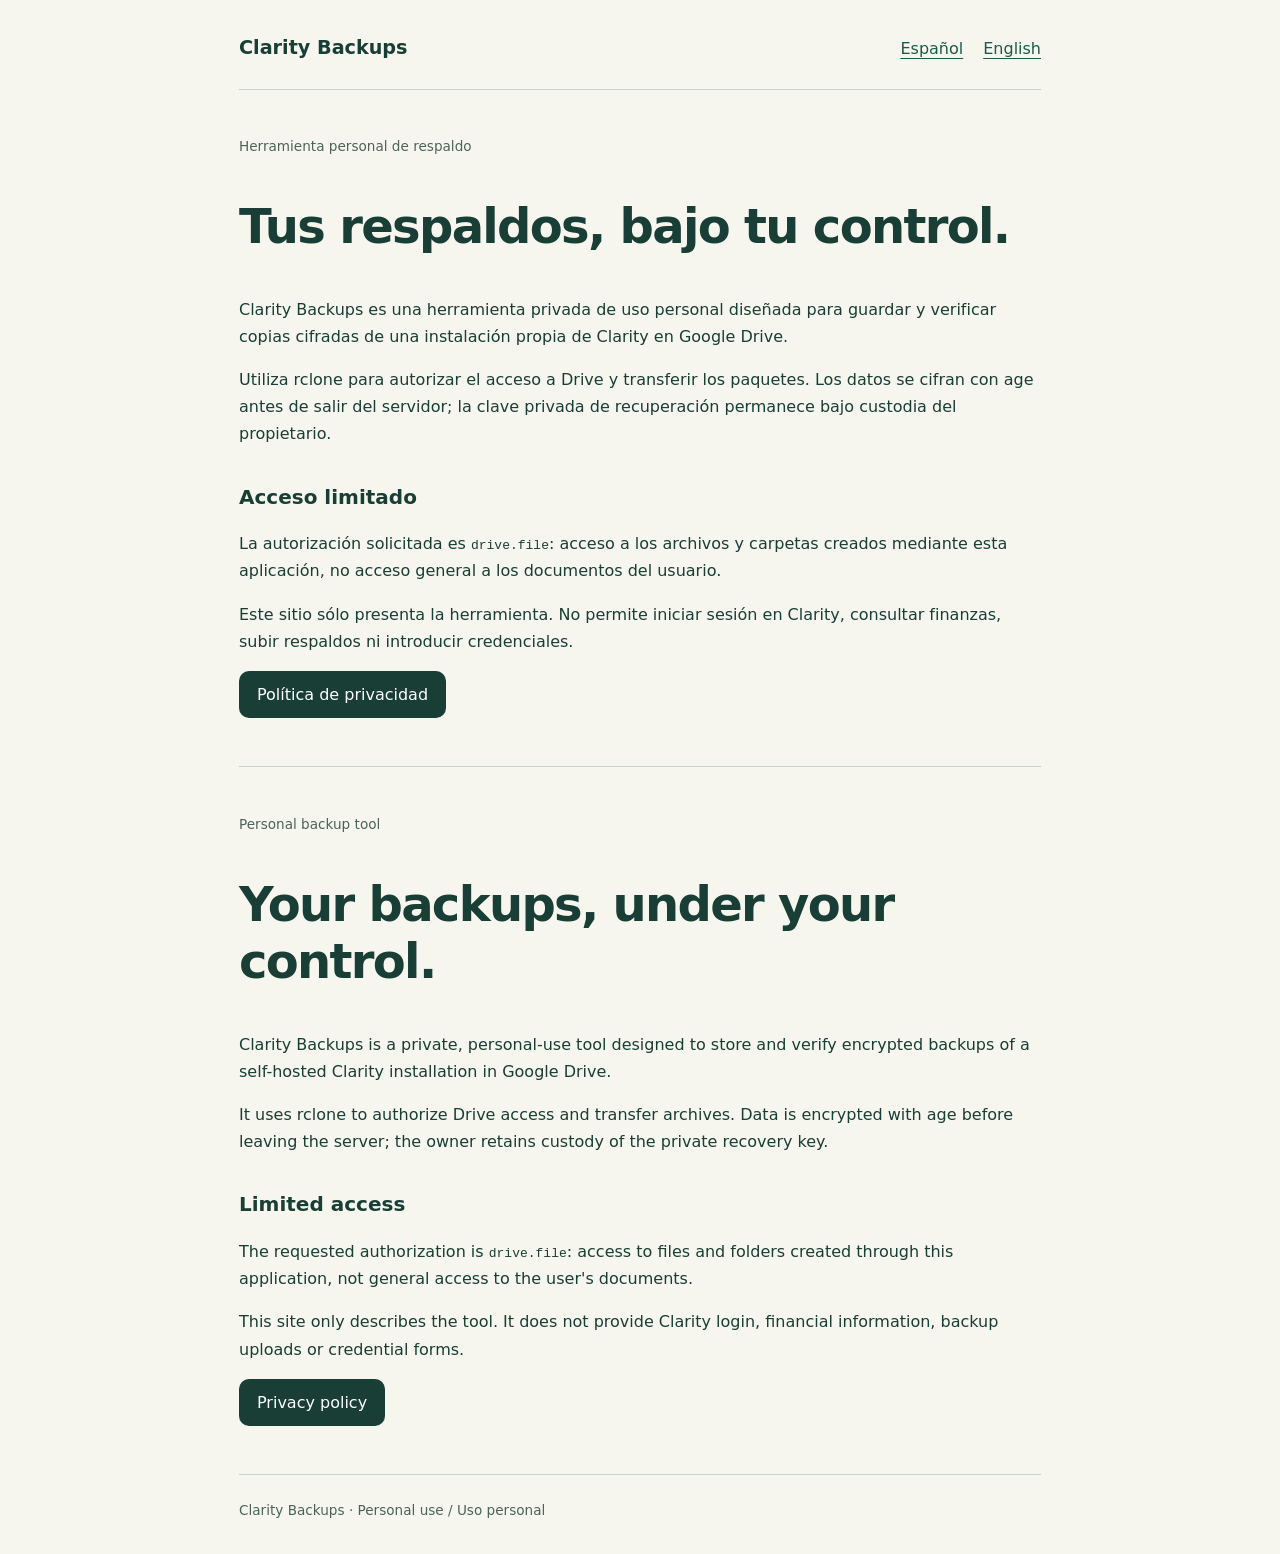
<file: index.html>
<!doctype html>
<html lang="es">
<meta charset="utf-8">
<meta name="viewport" content="width=device-width, initial-scale=1">
<meta name="referrer" content="no-referrer">
<title>Clarity Backups · Respaldos personales</title>
<link rel="stylesheet" href="style.css">
<main>
  <header><span class="brand">Clarity Backups</span><nav aria-label="Idiomas / Languages"><a href="#es">Español</a><a href="#en" lang="en">English</a></nav></header>
  <article id="es" lang="es">
    <p class="eyebrow">Herramienta personal de respaldo</p>
    <h1>Tus respaldos, bajo tu control.</h1>
    <p>Clarity Backups es una herramienta privada de uso personal diseñada para guardar y verificar copias cifradas de una instalación propia de Clarity en Google Drive.</p>
    <p>Utiliza rclone para autorizar el acceso a Drive y transferir los paquetes. Los datos se cifran con age antes de salir del servidor; la clave privada de recuperación permanece bajo custodia del propietario.</p>
    <h2>Acceso limitado</h2>
    <p>La autorización solicitada es <code>drive.file</code>: acceso a los archivos y carpetas creados mediante esta aplicación, no acceso general a los documentos del usuario.</p>
    <p>Este sitio sólo presenta la herramienta. No permite iniciar sesión en Clarity, consultar finanzas, subir respaldos ni introducir credenciales.</p>
    <p><a class="button" href="privacy.html#es">Política de privacidad</a></p>
  </article>
  <article id="en" lang="en">
    <p class="eyebrow">Personal backup tool</p>
    <h1>Your backups, under your control.</h1>
    <p>Clarity Backups is a private, personal-use tool designed to store and verify encrypted backups of a self-hosted Clarity installation in Google Drive.</p>
    <p>It uses rclone to authorize Drive access and transfer archives. Data is encrypted with age before leaving the server; the owner retains custody of the private recovery key.</p>
    <h2>Limited access</h2>
    <p>The requested authorization is <code>drive.file</code>: access to files and folders created through this application, not general access to the user's documents.</p>
    <p>This site only describes the tool. It does not provide Clarity login, financial information, backup uploads or credential forms.</p>
    <p><a class="button" href="privacy.html#en">Privacy policy</a></p>
  </article>
  <footer>Clarity Backups · Personal use / Uso personal</footer>
</main>
</html>
</file>
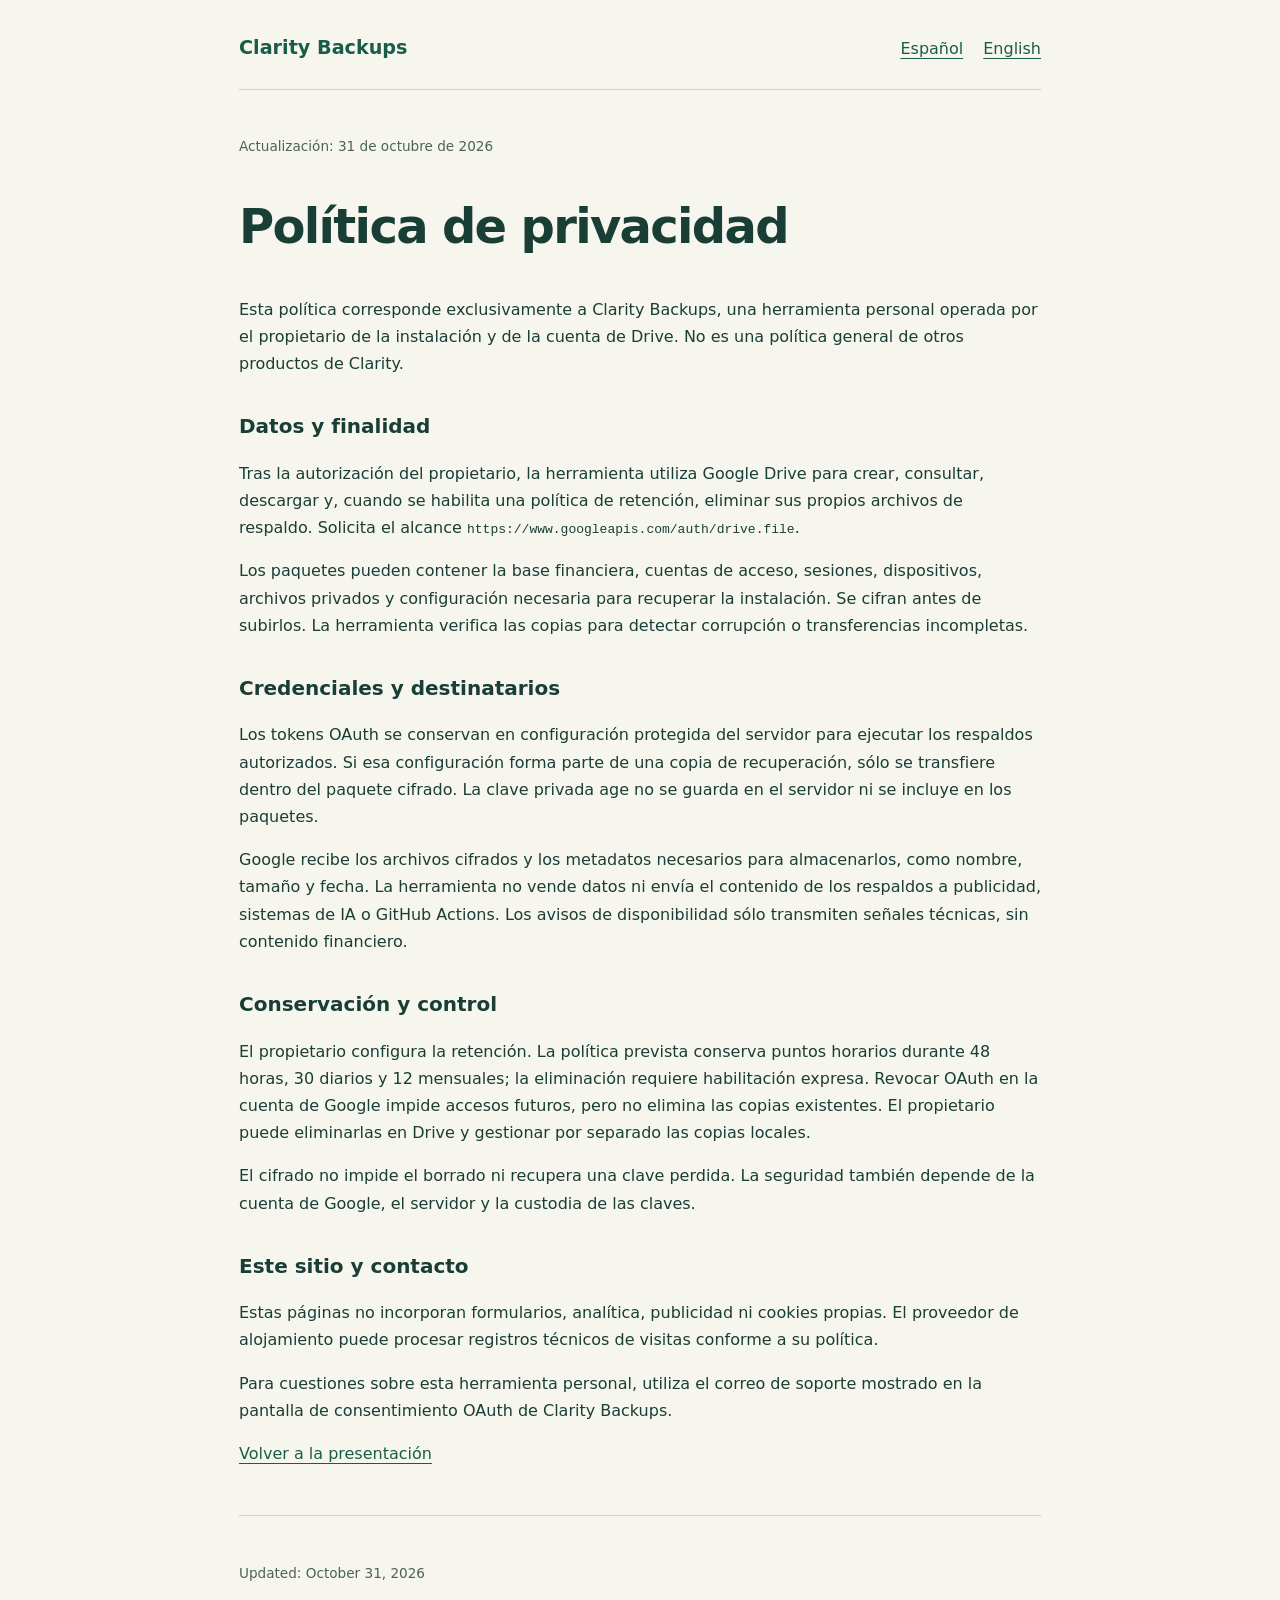
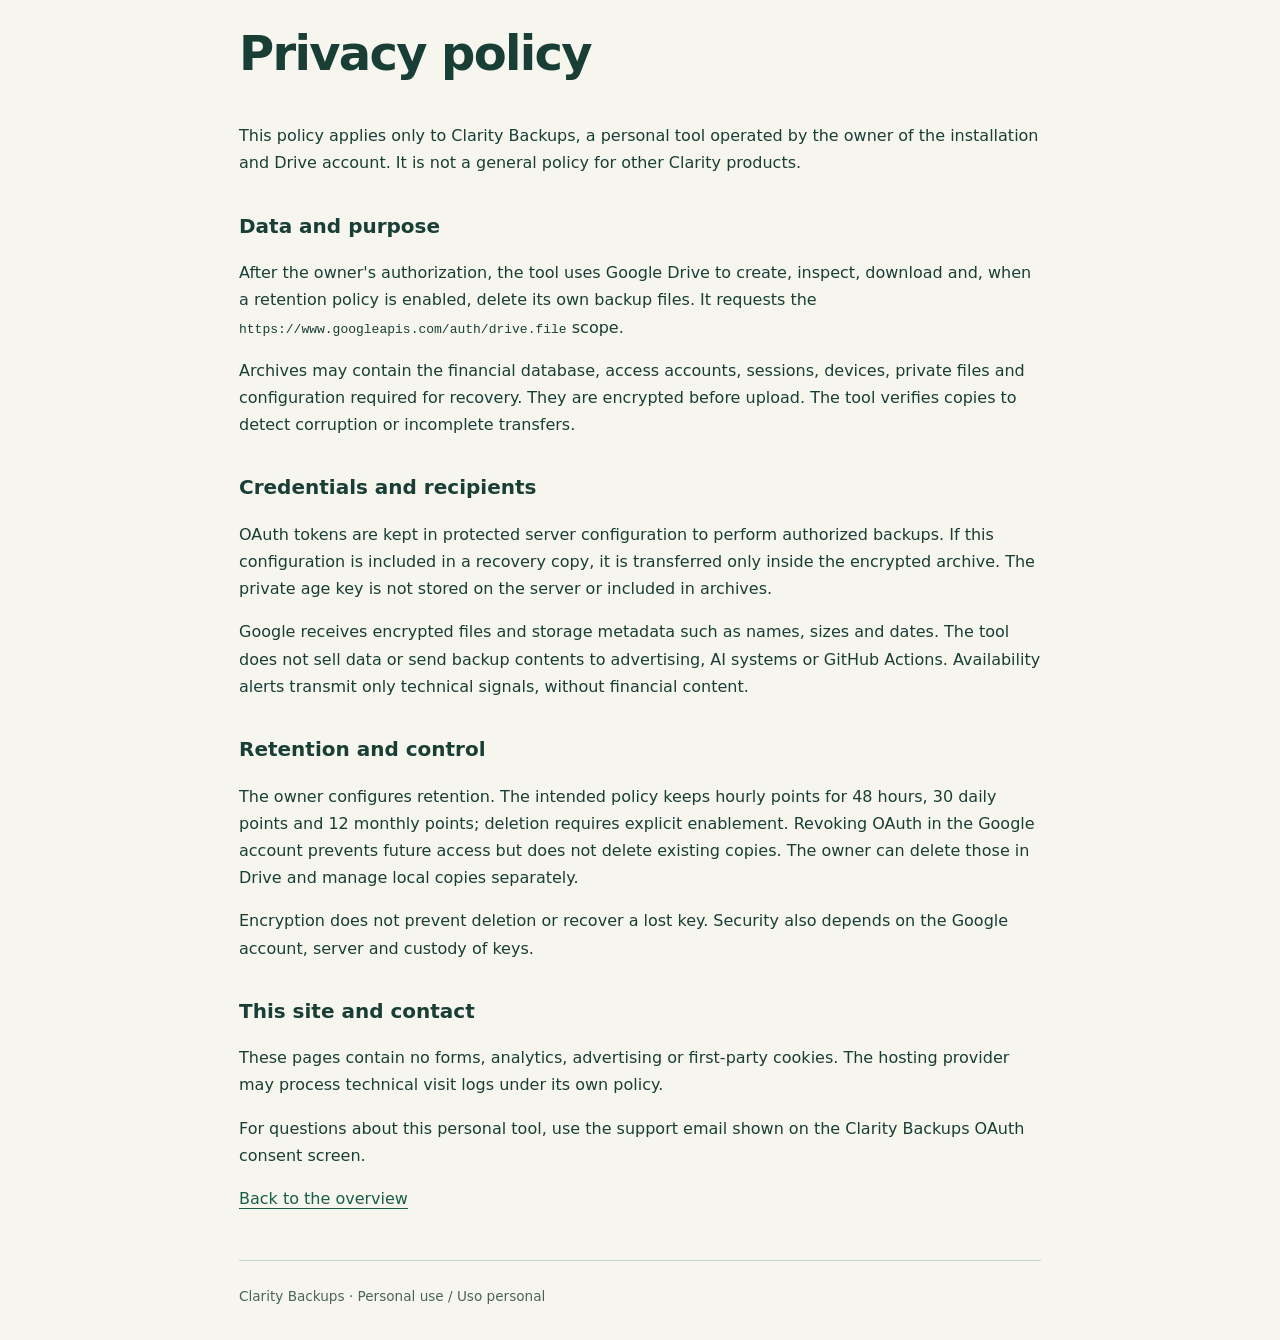
<file: privacy.html>
<!doctype html>
<html lang="es">
<meta charset="utf-8">
<meta name="viewport" content="width=device-width, initial-scale=1">
<meta name="referrer" content="no-referrer">
<title>Privacidad / Privacy · Clarity Backups</title>
<link rel="stylesheet" href="style.css">
<main>
  <header><a class="brand" href="index.html">Clarity Backups</a><nav aria-label="Idiomas / Languages"><a href="#es">Español</a><a href="#en" lang="en">English</a></nav></header>
  <article id="es" lang="es">
    <p class="eyebrow">Actualización: 31 de octubre de 2026</p>
    <h1>Política de privacidad</h1>
    <p>Esta política corresponde exclusivamente a Clarity Backups, una herramienta personal operada por el propietario de la instalación y de la cuenta de Drive. No es una política general de otros productos de Clarity.</p>
    <h2>Datos y finalidad</h2>
    <p>Tras la autorización del propietario, la herramienta utiliza Google Drive para crear, consultar, descargar y, cuando se habilita una política de retención, eliminar sus propios archivos de respaldo. Solicita el alcance <code>https://www.googleapis.com/auth/drive.file</code>.</p>
    <p>Los paquetes pueden contener la base financiera, cuentas de acceso, sesiones, dispositivos, archivos privados y configuración necesaria para recuperar la instalación. Se cifran antes de subirlos. La herramienta verifica las copias para detectar corrupción o transferencias incompletas.</p>
    <h2>Credenciales y destinatarios</h2>
    <p>Los tokens OAuth se conservan en configuración protegida del servidor para ejecutar los respaldos autorizados. Si esa configuración forma parte de una copia de recuperación, sólo se transfiere dentro del paquete cifrado. La clave privada age no se guarda en el servidor ni se incluye en los paquetes.</p>
    <p>Google recibe los archivos cifrados y los metadatos necesarios para almacenarlos, como nombre, tamaño y fecha. La herramienta no vende datos ni envía el contenido de los respaldos a publicidad, sistemas de IA o GitHub Actions. Los avisos de disponibilidad sólo transmiten señales técnicas, sin contenido financiero.</p>
    <h2>Conservación y control</h2>
    <p>El propietario configura la retención. La política prevista conserva puntos horarios durante 48 horas, 30 diarios y 12 mensuales; la eliminación requiere habilitación expresa. Revocar OAuth en la cuenta de Google impide accesos futuros, pero no elimina las copias existentes. El propietario puede eliminarlas en Drive y gestionar por separado las copias locales.</p>
    <p>El cifrado no impide el borrado ni recupera una clave perdida. La seguridad también depende de la cuenta de Google, el servidor y la custodia de las claves.</p>
    <h2>Este sitio y contacto</h2>
    <p>Estas páginas no incorporan formularios, analítica, publicidad ni cookies propias. El proveedor de alojamiento puede procesar registros técnicos de visitas conforme a su política.</p>
    <p>Para cuestiones sobre esta herramienta personal, utiliza el correo de soporte mostrado en la pantalla de consentimiento OAuth de Clarity Backups.</p>
    <p><a href="index.html#es">Volver a la presentación</a></p>
  </article>
  <article id="en" lang="en">
    <p class="eyebrow">Updated: October 31, 2026</p>
    <h1>Privacy policy</h1>
    <p>This policy applies only to Clarity Backups, a personal tool operated by the owner of the installation and Drive account. It is not a general policy for other Clarity products.</p>
    <h2>Data and purpose</h2>
    <p>After the owner's authorization, the tool uses Google Drive to create, inspect, download and, when a retention policy is enabled, delete its own backup files. It requests the <code>https://www.googleapis.com/auth/drive.file</code> scope.</p>
    <p>Archives may contain the financial database, access accounts, sessions, devices, private files and configuration required for recovery. They are encrypted before upload. The tool verifies copies to detect corruption or incomplete transfers.</p>
    <h2>Credentials and recipients</h2>
    <p>OAuth tokens are kept in protected server configuration to perform authorized backups. If this configuration is included in a recovery copy, it is transferred only inside the encrypted archive. The private age key is not stored on the server or included in archives.</p>
    <p>Google receives encrypted files and storage metadata such as names, sizes and dates. The tool does not sell data or send backup contents to advertising, AI systems or GitHub Actions. Availability alerts transmit only technical signals, without financial content.</p>
    <h2>Retention and control</h2>
    <p>The owner configures retention. The intended policy keeps hourly points for 48 hours, 30 daily points and 12 monthly points; deletion requires explicit enablement. Revoking OAuth in the Google account prevents future access but does not delete existing copies. The owner can delete those in Drive and manage local copies separately.</p>
    <p>Encryption does not prevent deletion or recover a lost key. Security also depends on the Google account, server and custody of keys.</p>
    <h2>This site and contact</h2>
    <p>These pages contain no forms, analytics, advertising or first-party cookies. The hosting provider may process technical visit logs under its own policy.</p>
    <p>For questions about this personal tool, use the support email shown on the Clarity Backups OAuth consent screen.</p>
    <p><a href="index.html#en">Back to the overview</a></p>
  </article>
  <footer>Clarity Backups · Personal use / Uso personal</footer>
</main>
</html>
</file>
<file: style.css>
:root { color-scheme: light; font-family: system-ui, sans-serif; color: #193e35; background: #f6f6ef; line-height: 1.7; }
* { box-sizing: border-box; }
body { margin: 0; }
main { max-width: 850px; margin: auto; padding: 32px 24px; }
header { display: flex; justify-content: space-between; align-items: center; flex-wrap: wrap; gap: 16px; padding-bottom: 24px; border-bottom: 1px solid #c7d5ca; }
.brand { font-weight: 750; font-size: 1.2rem; text-decoration: none; }
nav { display: flex; gap: 20px; }
article { padding: 32px 0; scroll-margin-top: 20px; }
article + article { border-top: 1px solid #c7d5ca; }
h1 { font-size: clamp(2rem, 6vw, 3rem); line-height: 1.2; letter-spacing: -.035em; }
h2 { font-size: 1.25rem; margin-top: 32px; }
a { color: #195d48; text-underline-offset: 4px; }
a:focus-visible { outline: 3px solid #195d48; outline-offset: 5px; }
.eyebrow, footer { font-size: .85rem; color: #4b6358; }
.button { display: inline-block; padding: 10px 18px; background: #193e35; color: #fff; border-radius: 10px; text-decoration: none; }
code { overflow-wrap: anywhere; }
footer { border-top: 1px solid #c7d5ca; padding-top: 24px; }
</file>
